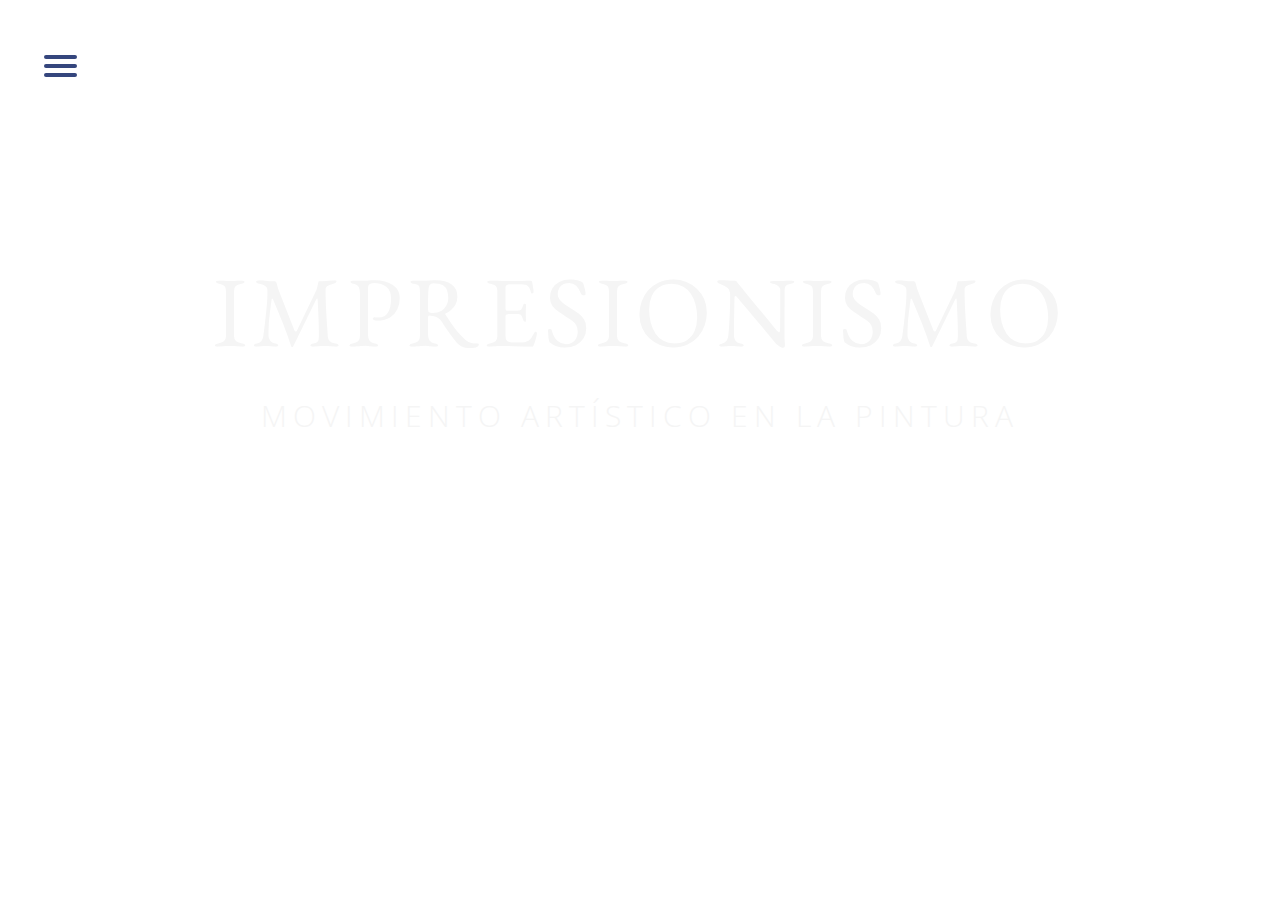
<file: index.html>
<!DOCTYPE html>
<html lang="en">

<head>
    <meta charset="UTF-8">
    <meta http-equiv="X-UA-Compatible" content="IE=edge">
    <meta name="viewport" content="width=device-width, initial-scale=1.0">

    <!-- Tipografías -->

    <link rel="preconnect" href="https://fonts.googleapis.com">
    <link rel="preconnect" href="https://fonts.gstatic.com" crossorigin>
    <link
        href="https://fonts.googleapis.com/css2?family=EB+Garamond:ital,wght@0,400;0,500;0,600;0,700;0,800;1,400;1,500;1,600;1,700;1,800&display=swap"
        rel="stylesheet">
    <link rel="preconnect" href="https://fonts.googleapis.com">
    <link rel="preconnect" href="https://fonts.gstatic.com" crossorigin>
    <link
        href="https://fonts.googleapis.com/css2?family=Open+Sans:ital,wght@0,300;0,400;0,500;0,600;0,700;0,800;1,300;1,400;1,500;1,600;1,700;1,800&display=swap"
        rel="stylesheet">

    <!-- Iconos -->

    <link rel="stylesheet" href="https://cdnjs.cloudflare.com/ajax/libs/font-awesome/6.1.1/css/all.min.css"
        integrity="sha512-KfkfwYDsLkIlwQp6LFnl8zNdLGxu9YAA1QvwINks4PhcElQSvqcyVLLD9aMhXd13uQjoXtEKNosOWaZqXgel0g=="
        crossorigin="anonymous" referrerpolicy="no-referrer" />

    <title>Impresionismo</title>
    <link rel="stylesheet" href="./index.css">
</head>

<body>
    <header>
        <!-- Navbar hamburguesa -->
        <nav>
            <input id="menutoggle" type="checkbox" checked>
            <div class="burger">
                <span></span>
                <span></span>
                <span></span>
            </div>
            <div class="menu-burger">
                <ul>
                    <li>Impresionismo</li>
                    <li class="boton"><a href="./artistas.html">Artistas</a></li>
                    <li>Obras</li>
                    <li>Museos</li>
                    <li>Otros movimientos</li>
                    <li>Más información</li>
                </ul>
            </div>
        </nav>
    </header>

    <!-- Imagen y título-->
    <main>
        <section>
            <h1>Impresionismo</h1>
            <p>Movimiento artístico en la pintura</p>
        </section>
    </main>

</body>

</html>
</file>
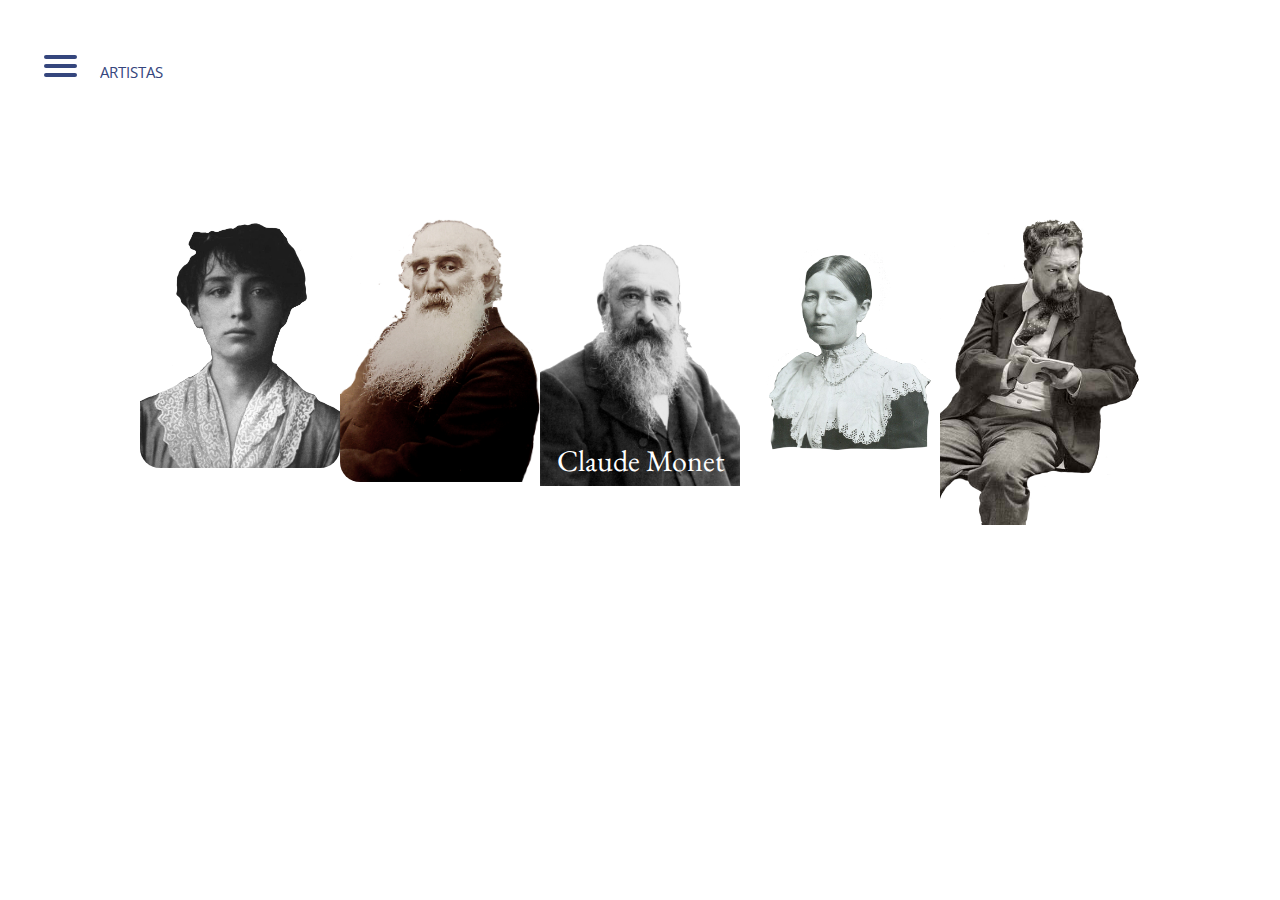
<file: artistas.html>
<!DOCTYPE html>
<html lang="en">

<head>
  <meta charset="UTF-8">
  <meta http-equiv="X-UA-Compatible" content="IE=edge">
  <meta name="viewport" content="width=device-width, initial-scale=1.0">

  <!-- Tipografías -->

  <link rel="preconnect" href="https://fonts.googleapis.com">
  <link rel="preconnect" href="https://fonts.gstatic.com" crossorigin>
  <link
    href="https://fonts.googleapis.com/css2?family=EB+Garamond:ital,wght@0,400;0,500;0,600;0,700;0,800;1,400;1,500;1,600;1,700;1,800&display=swap"
    rel="stylesheet">
  <link rel="preconnect" href="https://fonts.googleapis.com">
  <link rel="preconnect" href="https://fonts.gstatic.com" crossorigin>
  <link
    href="https://fonts.googleapis.com/css2?family=Open+Sans:ital,wght@0,300;0,400;0,500;0,600;0,700;0,800;1,300;1,400;1,500;1,600;1,700;1,800&display=swap"
    rel="stylesheet">

  <!-- Iconos -->
  <link rel="stylesheet" href="https://cdnjs.cloudflare.com/ajax/libs/font-awesome/6.1.1/css/all.min.css"
    integrity="sha512-KfkfwYDsLkIlwQp6LFnl8zNdLGxu9YAA1QvwINks4PhcElQSvqcyVLLD9aMhXd13uQjoXtEKNosOWaZqXgel0g=="
    crossorigin="anonymous" referrerpolicy="no-referrer" />

  <title>Impresionismo</title>

  <!-- Link css -->

  <link rel="stylesheet" href="artistasstyle.css">

</head>

<body>
  <header>
    <!-- Navbar hamburguesa -->
    <nav>
      <input id="menutoggle" type="checkbox" checked>
      <div class="burger">
        <span></span>
        <span></span>
        <span></span>
      </div>
      <div class="menu-burger">
        <ul>
          <li>Impresionismo</li>
          <li class="boton"><a href="./artistas.html">Artistas</a></li>
          <li>Obras</li>
          <li>Museos</li>
          <li>Otros movimientos</li>
          <li>Más información</li>
        </ul>
      </div>
      <!-- Título de contenido -->
      <div>
        <h2>Artistas</h2>
      </div>
    </nav>

  </header>

  <main>

    <div>
      <a class="button" href="./index.html"><i class="fa-solid fa-angle-left"></i></a>
    </div>
    <!-- Carrusel de artistas-->
    <div class="contenedor-artistas">
      <div class="Artista">
        <img src="imagenes/Camille_Claudel.png"></a>
        <div class="TextCamilleClaudel">Camille Claudel</div>
      </div>
      <div class="Artista">
        <img src="imagenes/Pisarro.png" style="width:100%">
        <div class="TextCamillePissarro">Camille Pisarro</div>
      </div>
      <div class="Artista">
        <a href="claudemonet.html"><img src="imagenes/Monet.png"></a>
        <div class="TextClaudeMonet">Claude Monet</div>
      </div>
      <div class="Artista">
        <img src="imagenes/Ancher.png" style="width:100%">
        <div class="TextAnnaAncher">Anna Ancher</div>
      </div>
      <div class="Artista">
        <img src="imagenes/Sorolla.png" style="width:100%">
        <div class="TextJoaquínSorolla">Joaquín Sorolla</div>
      </div>
    </div>
      <a class="button" href="./index.html"><i class="fa-solid fa-angle-right"></i></a>
    </div>
  </main>

  <footer>
    <!-- Iconos -->
    <a class="button" href="./index.html"><i class="fa-solid fa-arrow-left-long"></i></a>
  </footer>

</body>

</html>
</file>
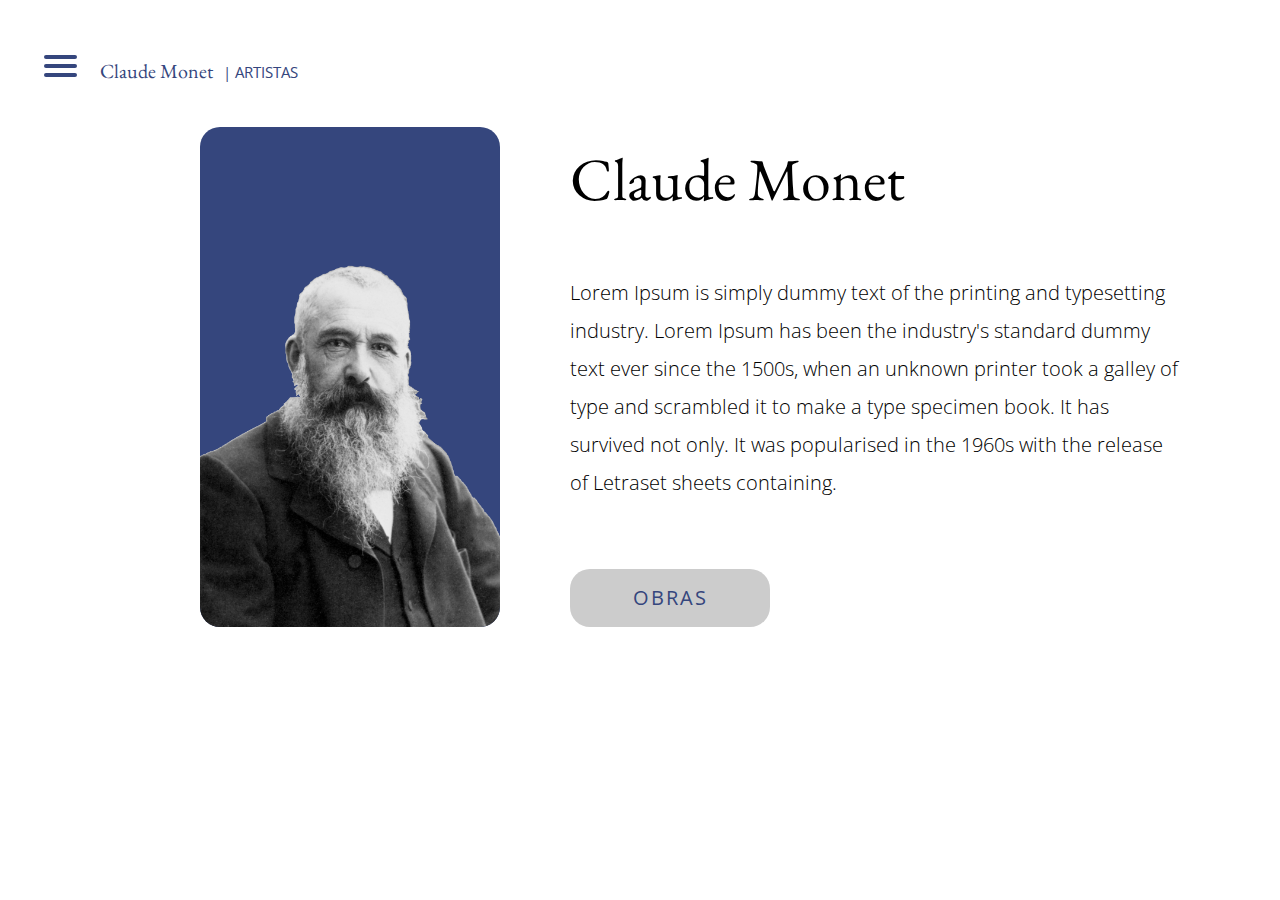
<file: claudemonet.html>
<!DOCTYPE html>
<html lang="en">

<head>
    <meta charset="UTF-8">
    <meta http-equiv="X-UA-Compatible" content="IE=edge">
    <meta name="viewport" content="width=device-width, initial-scale=1.0">
    <title>Document</title>

    <!-- Tipografías -->

    <link rel="preconnect" href="https://fonts.googleapis.com">
    <link rel="preconnect" href="https://fonts.gstatic.com" crossorigin>
    <link
        href="https://fonts.googleapis.com/css2?family=EB+Garamond:ital,wght@0,400;0,500;0,600;0,700;0,800;1,400;1,500;1,600;1,700;1,800&display=swap"
        rel="stylesheet">
    <link rel="preconnect" href="https://fonts.googleapis.com">
    <link rel="preconnect" href="https://fonts.gstatic.com" crossorigin>
    <link
        href="https://fonts.googleapis.com/css2?family=Open+Sans:ital,wght@0,300;0,400;0,500;0,600;0,700;0,800;1,300;1,400;1,500;1,600;1,700;1,800&display=swap"
        rel="stylesheet">

    <!-- Iconos -->

    <link rel="stylesheet" href="https://cdnjs.cloudflare.com/ajax/libs/font-awesome/6.1.1/css/all.min.css"
        integrity="sha512-KfkfwYDsLkIlwQp6LFnl8zNdLGxu9YAA1QvwINks4PhcElQSvqcyVLLD9aMhXd13uQjoXtEKNosOWaZqXgel0g=="
        crossorigin="anonymous" referrerpolicy="no-referrer" />

    <title>Impresionismo</title>
    <link rel="stylesheet" href="claudemonetstyle.css">
</head>

<body>
    <header>
        <!-- Navbar hamburguesa -->
        <nav>
            <input id="menutoggle" type="checkbox" checked>
            <div class="burger">
                <span></span>
                <span></span>
                <span></span>
            </div>
            <div class="menu-burger">
                <ul>
                    <li>Impresionismo</li>
                    <li class="boton"><a href="./artistas.html">Artistas</a></li>
                    <li>Obras</li>
                    <li>Museos</li>
                    <li>Otros movimientos</li>
                    <li>Más información</li>
                </ul>
            </div>
            <!-- Título de contenido -->
            <div>
                <h2>Claude Monet</h2>
            </div>    
            <div>
                <p>|  artistas</p>
            </div>
        </nav>

    </header>

    <main>
        <section>
            <!-- Imagen artista -->
            <figure class="contenedor-fondo-azul">
                <div class="fondo-azul">
                    <img src="imagenes/Monet.png" alt="Pintor Claude Monet">
                </div>
            </figure>

            <!-- Información del artista -->
            <div class="informacion">
                <h3> Claude Monet</h3>
                <p> Lorem Ipsum is simply dummy text of the printing and typesetting industry. Lorem Ipsum has been the
                    industry's standard dummy text ever since the 1500s, when an unknown printer took a galley of type
                    and scrambled it to make a type specimen book. It has survived not only. It was popularised in the
                    1960s
                    with the release of Letraset sheets containing.
                </p>
            <div>
                    <button class="gray-button"><a class="boton" href="./obras.html">obras</a></button>
                </div>
            </div>
        </section>
        <!-- Iconos -->
        <footer>
            <a class="button" href="./artistas.html"><i class="fa-solid fa-arrow-left-long"></i></a>
        </footer>

    </main>


</body>

</html>
</file>
<file: index.css>
* {
    padding: 0;
    margin: 0;
    box-sizing: border-box;
}

body {
    background-image: url("https://upload.wikimedia.org/wikipedia/commons/5/59/Monet_-_Impression%2C_Sunrise.jpg");
    background-position: center center;
    background-repeat: no-repeat;
    background-size: cover;
    background-attachment: fixed;
}

nav {
    position: relative;
    margin-top: 50px;
    margin-left: 40px;
    z-index: 2;
    display: flex;
}

#menutoggle {
    width: 40px;
    height: 32px;
    position: relative;
    z-index: 2;
    opacity: 0;
}

#menutoggle:checked~.menu-burger {
    display: none;
    position: fixed;
}

.burger {
    z-index: 1;
    position: fixed;
    top: 55px;
    left: 44px;
}

.menu-burger {
    position: fixed;
    top: 62px;
    left: 44px;
}

nav .burger span {
    display: block;
    width: 33px;
    height: 4px;
    margin-bottom: 5px;
    border-radius: 3px;
    background-color: #35467D;
    position: relative;
}

a {
    text-decoration: none;
    color: #35467D
}

a:visited {
    color: #35467D
}

ul

/* menu-burger */
    {
    background: rgba(255, 255, 255, 0.85);
    width: 260px;
    height: 350px;
    padding-left: 35px;
    padding-top: 25px;
    padding-bottom: 5px;
    margin-top: -20px;
    margin-left: -15px;
    border-radius: 20px;
    font-family: 'Open Sans', sans-serif;
    font-style: normal;
    font-weight: 400;
    line-height: 33px;
    text-transform: uppercase;
    font-size: 18px;
    color: #35467D;
}

li {
    list-style: none;
    text-align: left;
    margin-top: 15px;
}

section {
    margin-top: 150px;
}

h1

/* Impresionismo */
    {
    color: #F5F5F5;
    text-align: center;
    font-family: 'EB Garamond', serif;
    font-style: normal;
    font-weight: 100;
    font-size: 100px;
    line-height: 157px;
    letter-spacing: 0.05em;
    text-transform: uppercase;
}

p

/* Movimiento artistico en la pintura */
    {
    color: #F5F5F5;
    text-align: center;
    font-family: 'Open Sans', sans-serif;
    text-align: center;
    font-style: normal;
    font-weight: 250;
    font-size: 30px;
    line-height: 54px;
    letter-spacing: 0.20em;
    text-transform: uppercase;
    margin-top: 0;
}
</file>
<file: artistasstyle.css>
* {
    padding: 0;
    margin: 0;
    box-sizing: border-box;
}

nav {
    position: relative;
    margin-top: 50px;
    margin-left: 40px;
    z-index: 2;
    display: flex;
}

#menutoggle {
    width: 40px;
    height: 32px;
    position: relative;
    z-index: 2;
    opacity: 0;
}

#menutoggle:checked~.menu-burger {
    display: none;
    position: fixed;
}

.burger {
    z-index: 1;
    position: fixed;
    top: 55px;
    left: 44px;
}

.menu-burger {
    position: fixed;
    top: 62px;
    left: 44px;
}

nav .burger span {
    display: block;
    width: 33px;
    height: 4px;
    margin-bottom: 5px;
    border-radius: 3px;
    background-color: #35467D;
    position: relative;
}

ul

/* menu-burger */
    {
    background: rgba(255, 255, 255, 0.85);
    width: 260px;
    height: 350px;
    padding-left: 35px;
    padding-top: 25px;
    padding-bottom: 5px;
    margin-top: -20px;
    margin-left: -15px;
    border-radius: 20px;
    font-family: 'Open Sans', sans-serif;
    font-style: normal;
    font-weight: 400;
    line-height: 33px;
    text-transform: uppercase;
    font-size: 18px;
    color: #35467D;
}

li

/* estilo-menu */
    {
    list-style: none;
    text-align: left;
    margin-top: 15px;
}

a

/* botones-menu */
    {
    text-decoration: none;
    color: #35467D
}

a:visited {
    color: #35467D
}

h2 {
    padding-left: 20px;
    font-family: 'Open Sans', sans-serif;
    font-style: normal;
    font-size: 15px;
    line-height: 44px;
    text-transform: uppercase;
    font-weight: 400;
    color: #35467D;
}

main {
    display: flex;
    justify-content: space-between;
    align-items: center;
    margin-left: 0px;
    margin-right: 0px;
}

.contenedor-artistas {
    width: 100vw;
    height: 550px;
    display: flex;
    flex-direction: row;
    justify-content: center;
    align-items: center;
}

.Artista {
    border-radius: 20px;
    width: 200px;
    height: 300px;
    font-family: 'EB Garamond', serif;
    font-weight: 200;
    font-size: 30px;
    color: #ffffff;
}

.Artista img {
    width: 200px;
    height: auto;
    border-radius: inherit;
}

.TextClaudeMonet {
    position: relative;
    text-align: center;
    top: -80px;
    line-height: 91px;
    color: #ffffff;
}

.button

/* flecha-volver*/
    {
    padding: 20px;
    padding-left: 40px;
    color: #35467D;
}
</file>
<file: claudemonetstyle.css>
* {
    padding: 0;
    margin: 0;
    box-sizing: border-box;
}

nav {
    position: relative;
    margin-top: 45px;
    margin-left: 40px;
    z-index: 2;
    display: flex;
    justify-content: flex-start;
    align-items: baseline;
}

h2 {
    padding-left: 20px;
    font-style: normal;
    font-weight: 100;
    font-size: 20px;
    line-height: 52px;
    font-family: 'EB Garamond';
    color: #35467D;
}

p {
    padding-left: 10px;
    font-family: 'Open Sans', sans-serif;
    font-style: normal;
    font-size: 15px;
    line-height: 44px;
    text-transform: uppercase;
    font-weight: 400;
    color: #35467D;
}

#menutoggle {
    width: 40px;
    height: 32px;
    position: relative;
    z-index: 2;
    opacity: 0;
}

#menutoggle:checked~.menu-burger {
    display: none;
    position: fixed;
}

.burger {
    z-index: 1;
    position: fixed;
    top: 55px;
    left: 44px;
}

.menu-burger {
    position: fixed;
    top: 62px;
    left: 44px;
}

nav .burger span {
    display: block;
    width: 33px;
    height: 4px;
    margin-bottom: 5px;
    border-radius: 3px;
    background-color: #35467D;
    position: relative;
}

ul /* menu-burger */
    {
    background: rgba(255, 255, 255, 0.85);
    width: 260px;
    height: 350px;
    padding-left: 35px;
    padding-top: 25px;
    padding-bottom: 5px;
    margin-top: -20px;
    margin-left: -15px;
    border-radius: 20px;
    font-family: 'Open Sans', sans-serif;
    font-style: normal;
    font-weight: 400;
    line-height: 33px;
    text-transform: uppercase;
    font-size: 18px;
    color: #35467D;
}

li {
    list-style: none;
    text-align: left;
    margin-top: 15px;
}

a {
    text-decoration: none;
    color: #35467D
}

a:visited {
    color: #35467D
}

.conteiner {
    display: flex;
    flex-direction: column;
}

section {
    display: flex;
    flex-direction: row;
    margin: 30px 100px 0px 200px;
    column-gap: 70px;
}

.contenedor-fondo-azul {
    margin: 0;
}

.fondo-azul {
    width: auto;
    height: 500px;
    margin: 0;
    background-color: #35467D;
    border-radius: 20px;
}

.fondo-azul img {
    width: 300px;
    height: 400px;
    position: relative;
    top: 100px;
    border-radius: inherit;
}

.informacion {
    display: flex;
    flex-direction: column;
    justify-content: space-between;
}

.informacion h3 {
    width: 457px;
    height: 80px;
    left: 706px;
    top: 0px;
    font-family: 'EB Garamond';
    font-style: normal;
    font-weight: 400;
    font-size: 60px;
    line-height: 104px;
    color: #000000;
    margin-bottom: 0;
    margin-top: 0px;
}

.informacion p {
    text-align: left;
    font-family: 'Open Sans';
    font-style: normal;
    font-weight: 300;
    font-size: 20px;
    line-height: 38px;
    text-transform: none;
    padding-left: 0px;
    color: #000000;
}

.gray-button {
    background-color: #cccccc;
    border-radius: 20px;
    border: none;
    width: 200px;
    height: 30;
    padding: 10px;
    font-family: "Open Sans";
    font-size: 20px;
    line-height: 38px;
    letter-spacing: 0.1em;
    text-transform: uppercase;
    color: #ffffff
}

.gray-button {
    padding: 10px;
    color: #35467D;
}

.button {
    padding: 20px;
    padding-left: 40px;
    color: #35467D;

}
</file>
